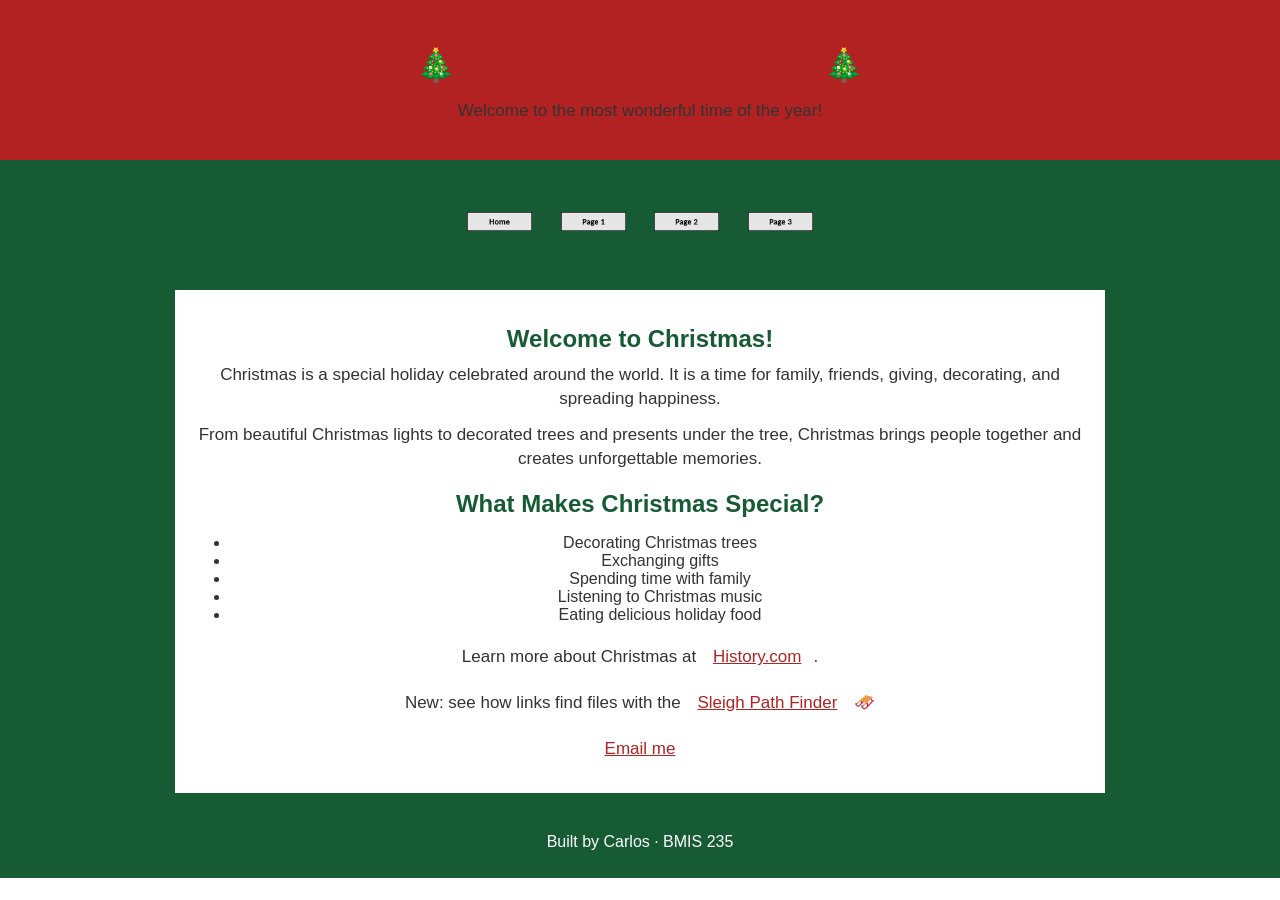
<file: index.html>
<!DOCTYPE html>
<html>
<head>
    <title>Christmas Wonderland</title>
    <meta name="author" content="Your Name">
    <link rel="stylesheet" href="styles.css">
</head>

<body>

<header>
    <h1>🎄 Christmas Wonderland 🎄</h1>
    <p>Welcome to the most wonderful time of the year!</p>
</header>

<nav>
   
<nav>
    <a href="index.html">
        <img src="img/home.png" alt="Home">
    </a>

    <a href="page1.html">
        <img src="img/page1.png" alt="Christmas Traditions">
    </a>

    <a href="page2.html">
        <img src="img/page2.png" alt="Christmas Foods">
    </a>

    <a href="page3.html">
        <img src="img/page3.png" alt="Christmas Music">
    </a>
</nav>


<main>
    <h2>Welcome to Christmas!</h2>

    <p>
        Christmas is a special holiday celebrated around
        the world. It is a time for family, friends, giving,
        decorating, and spreading happiness.
    </p>

    <p>
        From beautiful Christmas lights to decorated trees
        and presents under the tree, Christmas brings
        people together and creates unforgettable memories.
    </p>

    <h2>What Makes Christmas Special?</h2>

    <ul>
        <li>Decorating Christmas trees</li>
        <li>Exchanging gifts</li>
        <li>Spending time with family</li>
        <li>Listening to Christmas music</li>
        <li>Eating delicious holiday food</li>
    </ul>

    <div class="showcase">
    </div>

    <p>
        Learn more about Christmas at
        <a href="https://www.history.com/topics/christmas">
        History.com</a>.
    </p>

    <p>
        New: see how links find files with the
        <a href="learn.html">Sleigh Path Finder</a> 🛷
    </p>

    <p>
     <a href="mailto:cmurillomurillopavon@zagmail.gonzaga.edu">
    Email me
</a>   
     
    </p>
</main>

<footer>
    Built by Carlos · BMIS 235
</footer>

</body>
</html>
</file>
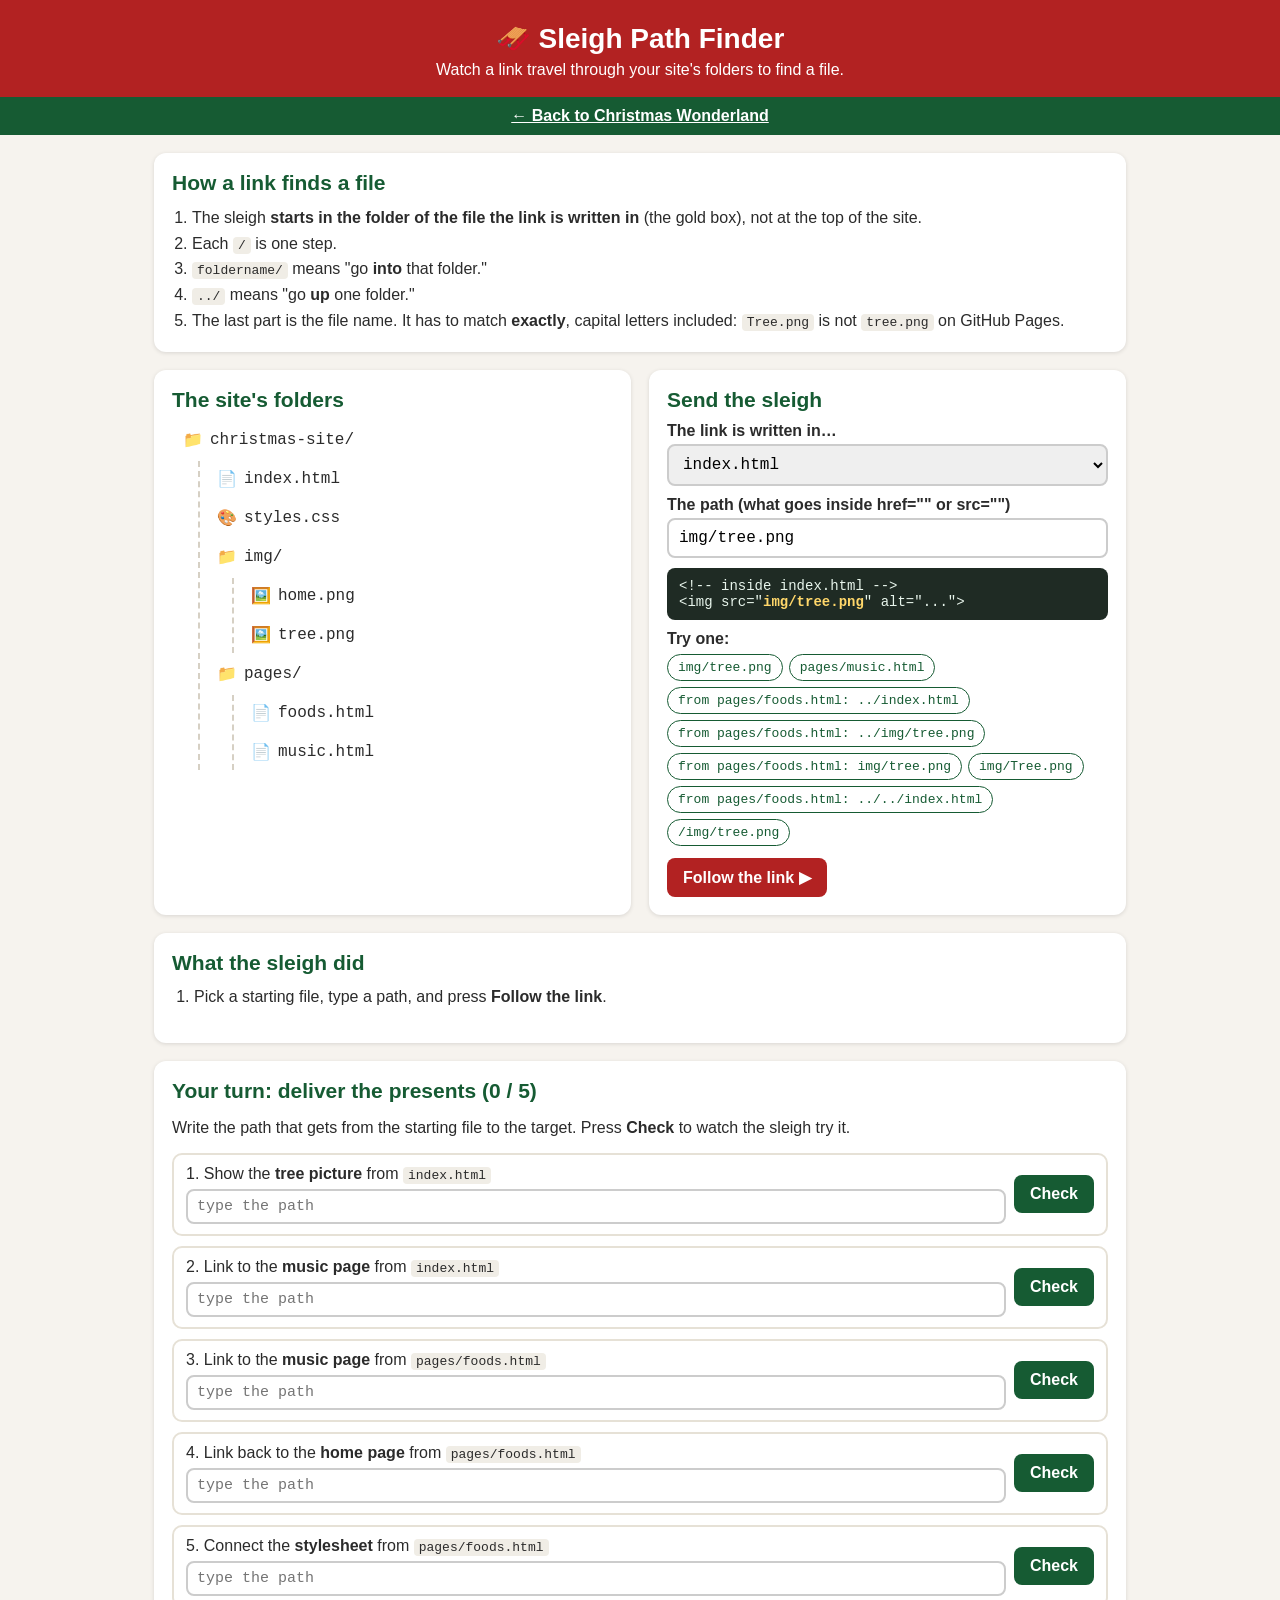
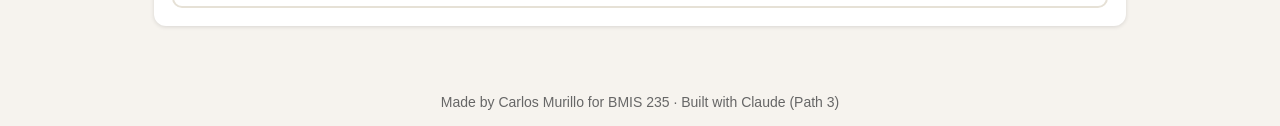
<file: learn.html>
<!DOCTYPE html>
<!--
  Author: Carlos Murillo
  BMIS 235 HTML-4, Path 3 (Full build)
  AI piece: "Sleigh Path Finder" learning tool (made with Claude).
  Teaches links and file paths: you pick the file a link is written in,
  type the href or src, and a sleigh walks the path one step at a time
  through the site's folders. It shows where the path works and where it breaks.
-->
<html lang="en">
<head>
  <meta charset="utf-8">
  <meta name="viewport" content="width=device-width, initial-scale=1">
  <meta name="author" content="Carlos Murillo">
  <title>Sleigh Path Finder · How links find files</title>
  <style>
    .pf, .pf * { box-sizing: border-box; }
    body.pf {
      margin: 0;
      font-family: Arial, sans-serif;
      color: #2b2b2b;
      background: #f6f3ee;
    }
    .pf-header {
      background: #b22222;
      color: #fff;
      text-align: center;
      padding: 22px 16px 18px;
    }
    .pf-header h1 { margin: 0 0 6px; font-size: 28px; }
    .pf-header p { margin: 0; font-size: 16px; }
    .pf-nav {
      background: #165b33;
      text-align: center;
      padding: 10px;
    }
    .pf-nav a { color: #fff; font-weight: bold; margin: 0 10px; }
    .pf-wrap { max-width: 1000px; margin: 0 auto; padding: 18px 14px 40px; }
    .pf-card {
      background: #fff;
      border-radius: 12px;
      padding: 18px;
      margin-bottom: 18px;
      box-shadow: 0 1px 4px rgba(0,0,0,.12);
    }
    .pf-card h2 { color: #165b33; margin: 0 0 10px; font-size: 21px; }
    .pf-rules { margin: 0; padding-left: 20px; line-height: 1.6; }
    .pf-rules code, .pf-log code, .pf-hint code, .pf-chal code {
      background: #f0ede6; padding: 1px 5px; border-radius: 4px;
    }
    .pf-grid { display: grid; grid-template-columns: 1fr 1fr; gap: 18px; }
    @media (max-width: 760px) { .pf-grid { grid-template-columns: 1fr; } }

    /* folder tree */
    .pf-tree { position: relative; font-family: Consolas, Menlo, monospace; font-size: 16px; }
    .pf-node {
      display: flex; align-items: center; gap: 6px;
      padding: 6px 8px; margin: 3px 0; border-radius: 8px;
      border: 2px solid transparent;
      transition: background .3s, border-color .3s;
    }
    .pf-node .pf-ic { width: 22px; text-align: center; }
    .pf-kids { margin-left: 26px; border-left: 2px dashed #d6d0c4; padding-left: 6px; }
    .pf-node.is-start { border-color: #c9a227; background: #fff8dc; }
    .pf-node.is-here { background: #e3f1e8; border-color: #165b33; }
    .pf-node.is-found { background: #d4f5dc; border-color: #1f8a3a; }
    .pf-node.is-bad { background: #fde2e2; border-color: #b22222; }
    .pf-sleigh {
      position: absolute; left: 0; top: 0;
      font-size: 22px; pointer-events: none;
      transition: transform .7s ease-in-out, opacity .3s;
      opacity: 0;
    }
    @media (prefers-reduced-motion: reduce) {
      .pf-sleigh, .pf-node { transition: none; }
    }

    /* controls */
    .pf-label { display: block; font-weight: bold; margin: 10px 0 4px; }
    .pf-select, .pf-input {
      width: 100%; font-size: 16px; padding: 9px 10px;
      border: 2px solid #ccc; border-radius: 8px; font-family: Consolas, Menlo, monospace;
    }
    .pf-input:focus, .pf-select:focus { outline: none; border-color: #165b33; }
    .pf-code {
      margin-top: 10px; background: #1f2b24; color: #e8f5ec;
      padding: 10px 12px; border-radius: 8px;
      font-family: Consolas, Menlo, monospace; font-size: 14px; overflow-x: auto;
      white-space: pre;
    }
    .pf-code .pf-hl { color: #ffd76a; font-weight: bold; }
    .pf-btn {
      font-size: 16px; font-weight: bold; cursor: pointer;
      border: none; border-radius: 8px; padding: 10px 16px; margin-top: 12px;
      background: #b22222; color: #fff;
    }
    .pf-btn:hover { background: #8f1b1b; }
    .pf-btn.pf-alt { background: #165b33; }
    .pf-btn.pf-alt:hover { background: #0f4225; }
    .pf-presets { display: flex; flex-wrap: wrap; gap: 6px; margin-top: 6px; }
    .pf-chip {
      font-size: 13px; cursor: pointer; border-radius: 999px;
      border: 1px solid #165b33; background: #fff; color: #165b33; padding: 5px 10px;
      font-family: Consolas, Menlo, monospace;
    }
    .pf-chip:hover { background: #e3f1e8; }

    /* step log */
    .pf-log { margin: 0; padding-left: 22px; line-height: 1.55; min-height: 40px; }
    .pf-log li { margin-bottom: 6px; }
    .pf-log li.ok { color: #1f6b33; }
    .pf-log li.bad { color: #a11d1d; font-weight: bold; }
    .pf-hint {
      margin-top: 10px; padding: 10px 12px; border-radius: 8px;
      background: #fff8dc; border-left: 5px solid #c9a227; display: none;
    }

    /* challenges */
    .pf-chal { display: grid; gap: 10px; }
    .pf-ch {
      border: 2px solid #e6e1d6; border-radius: 10px; padding: 10px 12px;
      display: grid; grid-template-columns: 1fr auto; gap: 8px; align-items: center;
    }
    .pf-ch.done { border-color: #1f8a3a; background: #f0fbf2; }
    .pf-ch p { margin: 0 0 6px; }
    .pf-ch .pf-input { font-size: 15px; padding: 7px 9px; }
    .pf-ch .pf-btn { margin-top: 0; }
    .pf-score { font-weight: bold; color: #165b33; }
    .pf-footer { text-align: center; color: #666; font-size: 14px; padding: 10px; }
  </style>
</head>
<body class="pf">

<header class="pf-header">
  <h1>🛷 Sleigh Path Finder</h1>
  <p>Watch a link travel through your site's folders to find a file.</p>
</header>

<nav class="pf-nav">
  <a href="index.html">← Back to Christmas Wonderland</a>
</nav>

<div class="pf-wrap">

  <section class="pf-card">
    <h2>How a link finds a file</h2>
    <ol class="pf-rules">
      <li>The sleigh <strong>starts in the folder of the file the link is written in</strong> (the gold box), not at the top of the site.</li>
      <li>Each <code>/</code> is one step.</li>
      <li><code>foldername/</code> means "go <strong>into</strong> that folder."</li>
      <li><code>../</code> means "go <strong>up</strong> one folder."</li>
      <li>The last part is the file name. It has to match <strong>exactly</strong>, capital letters included: <code>Tree.png</code> is not <code>tree.png</code> on GitHub Pages.</li>
    </ol>
  </section>

  <div class="pf-grid">
    <section class="pf-card">
      <h2>The site's folders</h2>
      <div class="pf-tree" id="pfTree">
        <span class="pf-sleigh" id="pfSleigh" aria-hidden="true">🛷</span>
      </div>
    </section>

    <section class="pf-card">
      <h2>Send the sleigh</h2>
      <label class="pf-label" for="pfFrom">The link is written in…</label>
      <select class="pf-select" id="pfFrom"></select>

      <label class="pf-label" for="pfHref">The path (what goes inside href="" or src="")</label>
      <input class="pf-input" id="pfHref" value="img/tree.png" autocomplete="off" spellcheck="false">

      <div class="pf-code" id="pfCode"></div>

      <span class="pf-label">Try one:</span>
      <div class="pf-presets" id="pfPresets"></div>

      <button class="pf-btn" id="pfGo" type="button">Follow the link ▶</button>
    </section>
  </div>

  <section class="pf-card">
    <h2>What the sleigh did</h2>
    <ol class="pf-log" id="pfLog" aria-live="polite">
      <li>Pick a starting file, type a path, and press <strong>Follow the link</strong>.</li>
    </ol>
    <div class="pf-hint" id="pfHint"></div>
  </section>

  <section class="pf-card">
    <h2>Your turn: deliver the presents <span class="pf-score" id="pfScore"></span></h2>
    <p>Write the path that gets from the starting file to the target. Press <strong>Check</strong> to watch the sleigh try it.</p>
    <div class="pf-chal" id="pfChal"></div>
  </section>

</div>

<footer class="pf-footer">
  Made by Carlos Murillo for BMIS 235 · Built with Claude (Path 3)
</footer>

<script>
/* ---------- the pretend site ---------- */
var PF_SITE = {
  name: "christmas-site", type: "folder", children: [
    { name: "index.html", type: "file" },
    { name: "styles.css", type: "file" },
    { name: "img", type: "folder", children: [
      { name: "home.png", type: "file" },
      { name: "tree.png", type: "file" }
    ]},
    { name: "pages", type: "folder", children: [
      { name: "foods.html", type: "file" },
      { name: "music.html", type: "file" }
    ]}
  ]
};

/* ---------- path logic (no page elements used here) ---------- */
function pfFind(path) {
  // path is an array of names from the site folder, e.g. ["img","tree.png"]
  var node = PF_SITE;
  for (var i = 0; i < path.length; i++) {
    if (!node.children) return null;
    var next = null;
    for (var j = 0; j < node.children.length; j++) {
      if (node.children[j].name === path[i]) next = node.children[j];
    }
    if (!next) return null;
    node = next;
  }
  return node;
}
function pfKey(path) { return "/" + path.join("/"); }
function pfChildCaseless(folderPath, name) {
  var folder = pfFind(folderPath);
  if (!folder || !folder.children) return null;
  for (var j = 0; j < folder.children.length; j++) {
    if (folder.children[j].name.toLowerCase() === name.toLowerCase()) return folder.children[j];
  }
  return null;
}
function pfAllFiles(node, path, out) {
  node = node || PF_SITE; path = path || []; out = out || [];
  (node.children || []).forEach(function (c) {
    var p = path.concat(c.name);
    if (c.type === "file") out.push(p); else pfAllFiles(c, p, out);
  });
  return out;
}
function pfRelative(fromDir, target) {
  // shortest relative path from folder fromDir to file target
  var i = 0;
  while (i < fromDir.length && i < target.length - 1 && fromDir[i] === target[i]) i++;
  var ups = [];
  for (var k = i; k < fromDir.length; k++) ups.push("..");
  return ups.concat(target.slice(i)).join("/");
}

/* Walks the path and returns the steps, the result, and a hint. */
function pfWalk(fromFile, href) {
  var dir = fromFile.slice(0, -1);
  var steps = [];
  var raw = href.trim();
  var startName = fromFile.join("/");
  steps.push({ at: dir.slice(), msg: "Start in the folder that holds <code>" + startName + "</code>: <code>" + (dir.length ? dir.join("/") + "/" : "christmas-site/ (the top)") + "</code>." });

  if (raw === "") {
    return { steps: steps, ok: false, end: dir, hint: "The path is empty. Type a file name, like <code>index.html</code>." };
  }
  if (/^https?:\/\//i.test(raw)) {
    steps.push({ at: dir.slice(), msg: "This path starts with <code>http</code>, so it's a full web address. The browser goes straight to that site and doesn't walk your folders.", kind: "ok" });
    return { steps: steps, ok: true, external: true, end: dir, hint: "Full addresses are for <strong>other</strong> websites. For your own pages and pictures, use a relative path like <code>img/tree.png</code>." };
  }
  if (raw.indexOf("\\") !== -1) {
    steps.push({ at: dir.slice(), msg: "This path uses a backslash <code>\\</code>. Web paths only use forward slashes <code>/</code>.", kind: "bad" });
    return { steps: steps, ok: false, end: dir, hint: "Try <code>" + raw.replace(/\\/g, "/") + "</code>." };
  }
  if (raw.charAt(0) === "/") {
    steps.push({ at: [], msg: "The path starts with <code>/</code>, which means \"jump to the very top of the web address.\" On GitHub Pages your site lives inside a folder named after your repo, so this jumps <strong>out</strong> of your site.", kind: "bad" });
    return { steps: steps, ok: false, end: [], hint: "Drop the first <code>/</code> and write the path starting from the gold box. Relative paths work on every host." };
  }

  var parts = raw.split("/");
  for (var i = 0; i < parts.length; i++) {
    var part = parts[i];
    var last = i === parts.length - 1;
    if (part === "" && last) {
      // trailing slash: the browser looks for index.html in this folder
      var idx = dir.concat("index.html");
      if (pfFind(idx)) {
        steps.push({ at: idx, msg: "The path ends in <code>/</code>, so the browser looks for <code>index.html</code> in this folder, and finds it.", kind: "ok" });
        return { steps: steps, ok: true, end: idx };
      }
      steps.push({ at: dir.slice(), msg: "The path ends in <code>/</code>, so the browser looks for an <code>index.html</code> here. There isn't one.", kind: "bad" });
      return { steps: steps, ok: false, end: dir, hint: "Add the file name at the end of the path." };
    }
    if (part === "" || part === ".") {
      steps.push({ at: dir.slice(), msg: (part === "." ? "<code>./</code> means \"this folder\", so the sleigh stays put." : "Two slashes in a row: the sleigh stays put. It's harmless here, but it's a typo.") });
      continue;
    }
    if (part === "..") {
      if (dir.length === 0) {
        steps.push({ at: [], msg: "<code>../</code> says go up, but the sleigh is already at the top of the site. Going up from here leaves your site.", kind: "bad" });
        return { steps: steps, ok: false, end: [], hint: "There's one <code>../</code> too many. Remove one." };
      }
      dir = dir.slice(0, -1);
      steps.push({ at: dir.slice(), msg: "<code>../</code>: go up one folder, to <code>" + (dir.length ? dir.join("/") + "/" : "christmas-site/ (the top)") + "</code>." });
      continue;
    }
    var here = dir.concat(part);
    var node = pfFind(here);
    if (!last) {
      if (node && node.type === "folder") {
        dir = here;
        steps.push({ at: dir.slice(), msg: "<code>" + part + "/</code>: go into the <code>" + part + "</code> folder." });
        continue;
      }
      var near = pfChildCaseless(dir, part);
      steps.push({ at: dir.slice(), msg: "Look for a folder named <code>" + part + "</code> here. It isn't here.", kind: "bad" });
      return { steps: steps, ok: false, end: dir, hint: near && near.type === "folder"
        ? "Close: the folder is <code>" + near.name + "</code>. Capital letters count."
        : pfSuggestFolder(part, parts.slice(i + 1), fromFile) };
    }
    // last part = the file name
    if (node && node.type === "file") {
      steps.push({ at: here, msg: "Find <code>" + part + "</code> here. Found it! 🎁", kind: "ok" });
      return { steps: steps, ok: true, end: here };
    }
    if (node && node.type === "folder") {
      steps.push({ at: here, msg: "<code>" + part + "</code> is a folder, not a file.", kind: "bad" });
      return { steps: steps, ok: false, end: here, hint: "Add a slash and the file name, like <code>" + raw + "/" + (node.children[0] ? node.children[0].name : "file.html") + "</code>." };
    }
    var close = pfChildCaseless(dir, part);
    steps.push({ at: dir.slice(), msg: "Look for <code>" + part + "</code> here. It isn't here, so the browser shows a broken image or a 404 page.", kind: "bad" });
    return { steps: steps, ok: false, end: dir, hint: close
      ? "Close: the file is called <code>" + close.name + "</code>. Capital letters count."
      : pfSuggest(dir, part, fromFile) };
  }
  return { steps: steps, ok: false, end: dir, hint: "The path doesn't end with a file name." };
}
function pfAllFolders(node, path, out) {
  node = node || PF_SITE; path = path || []; out = out || [];
  (node.children || []).forEach(function (c) {
    if (c.type === "folder") { var p = path.concat(c.name); out.push(p); pfAllFolders(c, p, out); }
  });
  return out;
}
function pfSuggestFolder(name, rest, fromFile) {
  var folders = pfAllFolders();
  for (var i = 0; i < folders.length; i++) {
    var f = folders[i];
    if (f[f.length - 1].toLowerCase() !== name.toLowerCase()) continue;
    var where = f.length > 1 ? "<code>" + f.slice(0, -1).join("/") + "/</code>" : "the top folder";
    var target = f.concat(rest);
    var msg = "There is a folder named <code>" + f[f.length - 1] + "/</code>, but it's in " + where + ", not in the gold box's folder.";
    if (pfFind(target) && pfFind(target).type === "file") {
      msg += " From the gold box, the path is <code>" + pfRelative(fromFile.slice(0, -1), target) + "</code>.";
    }
    return msg;
  }
  return "Nothing in this site has that folder name. Check the spelling against the folder tree.";
}
function pfSuggest(dir, name, fromFile) {
  var files = pfAllFiles();
  for (var i = 0; i < files.length; i++) {
    if (files[i][files[i].length - 1].toLowerCase() === name.toLowerCase()) {
      var rel = pfRelative(fromFile.slice(0, -1), files[i]);
      return "There is a <code>" + files[i][files[i].length - 1] + "</code> in <code>" +
        (files[i].length > 1 ? files[i].slice(0, -1).join("/") + "/" : "the top folder") +
        "</code>. From the gold box, the path to it is <code>" + rel + "</code>.";
    }
  }
  return "Nothing in this site has that name. Check the spelling against the folder tree.";
}
/* ---------- end path logic ---------- */

(function () {
  if (typeof document === "undefined") return;
  var tree = document.getElementById("pfTree");
  var sleigh = document.getElementById("pfSleigh");
  var fromSel = document.getElementById("pfFrom");
  var hrefIn = document.getElementById("pfHref");
  var codeBox = document.getElementById("pfCode");
  var log = document.getElementById("pfLog");
  var hint = document.getElementById("pfHint");
  var nodes = {};
  var timers = [];

  function icon(n) {
    if (n.type === "folder") return "📁";
    if (/\.png$/.test(n.name)) return "🖼️";
    if (/\.css$/.test(n.name)) return "🎨";
    return "📄";
  }
  function build(node, path, parent) {
    var row = document.createElement("div");
    row.className = "pf-node";
    row.innerHTML = '<span class="pf-ic">' + icon(node) + '</span><span>' + node.name + (node.type === "folder" ? "/" : "") + "</span>";
    parent.appendChild(row);
    nodes[pfKey(path)] = row;
    if (node.children) {
      var kids = document.createElement("div");
      kids.className = "pf-kids";
      parent.appendChild(kids);
      node.children.forEach(function (c) { build(c, path.concat(c.name), kids); });
    }
  }
  build(PF_SITE, [], tree);

  pfAllFiles().filter(function (p) { return /\.html$/.test(p[p.length - 1]); }).forEach(function (p) {
    var o = document.createElement("option");
    o.value = p.join("/");
    o.textContent = p.join("/");
    fromSel.appendChild(o);
  });

  function esc(s) { return s.replace(/&/g, "&amp;").replace(/</g, "&lt;").replace(/>/g, "&gt;"); }
  function showCode() {
    var h = esc(hrefIn.value);
    var v = hrefIn.value.trim().toLowerCase();
    var line;
    if (/\.(png|jpe?g|gif|svg|webp)$/.test(v)) line = '&lt;img src="<span class="pf-hl">' + h + '</span>" alt="..."&gt;';
    else if (/\.css$/.test(v)) line = '&lt;link rel="stylesheet" href="<span class="pf-hl">' + h + '</span>"&gt;';
    else line = '&lt;a href="<span class="pf-hl">' + h + '</span>"&gt;...&lt;/a&gt;';
    codeBox.innerHTML = "&lt;!-- inside " + esc(fromSel.value) + " --&gt;\n" + line;
  }

  function clearMarks() {
    timers.forEach(clearTimeout); timers = [];
    Object.keys(nodes).forEach(function (k) { nodes[k].classList.remove("is-start", "is-here", "is-found", "is-bad"); });
  }
  function moveSleigh(path) {
    var row = nodes[pfKey(path)];
    if (!row) return;
    var t = tree.getBoundingClientRect(), r = row.getBoundingClientRect();
    var x = r.right - t.left - 34, y = r.top - t.top + (r.height - 26) / 2;
    sleigh.style.opacity = "1";
    sleigh.style.transform = "translate(" + x + "px," + y + "px)";
  }
  function mark(path, cls) {
    Object.keys(nodes).forEach(function (k) { nodes[k].classList.remove("is-here"); });
    var row = nodes[pfKey(path)];
    if (row) row.classList.add(cls);
  }

  // Runs the animation. done(result) is called at the end.
  function run(fromPath, href, done) {
    clearMarks();
    var fromFile = fromPath.split("/");
    var res = pfWalk(fromFile, href);
    nodes[pfKey(fromFile)].classList.add("is-start");
    log.innerHTML = "";
    hint.style.display = "none";
    var reduce = window.matchMedia && window.matchMedia("(prefers-reduced-motion: reduce)").matches;
    var gap = reduce ? 150 : 950;
    res.steps.forEach(function (s, i) {
      timers.push(setTimeout(function () {
        moveSleigh(s.at);
        var isLast = i === res.steps.length - 1;
        mark(s.at, isLast ? (res.ok ? (res.external ? "is-here" : "is-found") : "is-bad") : "is-here");
        var li = document.createElement("li");
        if (s.kind) li.className = s.kind;
        li.innerHTML = s.msg;
        log.appendChild(li);
        if (isLast) {
          if (res.hint) { hint.innerHTML = "💡 " + res.hint; hint.style.display = "block"; }
          if (done) done(res);
        }
      }, i * gap));
    });
  }

  var presets = [
    ["index.html", "img/tree.png"],
    ["index.html", "pages/music.html"],
    ["pages/foods.html", "../index.html"],
    ["pages/foods.html", "../img/tree.png"],
    ["pages/foods.html", "img/tree.png"],
    ["index.html", "img/Tree.png"],
    ["pages/foods.html", "../../index.html"],
    ["index.html", "/img/tree.png"]
  ];
  var pbox = document.getElementById("pfPresets");
  presets.forEach(function (p) {
    var b = document.createElement("button");
    b.type = "button";
    b.className = "pf-chip";
    b.textContent = (p[0] === "index.html" ? "" : "from " + p[0] + ": ") + p[1];
    b.addEventListener("click", function () {
      fromSel.value = p[0]; hrefIn.value = p[1]; showCode(); run(p[0], p[1]);
    });
    pbox.appendChild(b);
  });

  fromSel.addEventListener("change", showCode);
  hrefIn.addEventListener("input", showCode);
  hrefIn.addEventListener("keydown", function (e) { if (e.key === "Enter") run(fromSel.value, hrefIn.value); });
  document.getElementById("pfGo").addEventListener("click", function () { run(fromSel.value, hrefIn.value); });
  showCode();

  /* challenges */
  var chals = [
    { from: "index.html", to: "img/tree.png", what: "Show the <strong>tree picture</strong>" },
    { from: "index.html", to: "pages/music.html", what: "Link to the <strong>music page</strong>" },
    { from: "pages/foods.html", to: "pages/music.html", what: "Link to the <strong>music page</strong>" },
    { from: "pages/foods.html", to: "index.html", what: "Link back to the <strong>home page</strong>" },
    { from: "pages/foods.html", to: "styles.css", what: "Connect the <strong>stylesheet</strong>" }
  ];
  var solved = {};
  var cbox = document.getElementById("pfChal");
  var score = document.getElementById("pfScore");
  function updateScore() { score.textContent = "(" + Object.keys(solved).length + " / " + chals.length + ")"; }
  chals.forEach(function (c, i) {
    var box = document.createElement("div");
    box.className = "pf-ch";
    box.innerHTML = '<div><p>' + (i + 1) + ". " + c.what + " from <code>" + c.from + "</code></p>" +
      '<input class="pf-input" aria-label="Path for challenge ' + (i + 1) + '" autocomplete="off" spellcheck="false" placeholder="type the path"></div>' +
      '<button class="pf-btn pf-alt" type="button">Check</button>';
    cbox.appendChild(box);
    var inp = box.querySelector("input");
    function check() {
      fromSel.value = c.from; hrefIn.value = inp.value; showCode();
      tree.scrollIntoView({ behavior: "smooth", block: "nearest" });
      run(c.from, inp.value, function (res) {
        var hit = res.ok && pfKey(res.end) === "/" + c.to;
        var li = document.createElement("li");
        if (hit) {
          li.className = "ok"; li.innerHTML = "Delivered to the right place! 🎉";
          solved[i] = true; box.classList.add("done");
        } else if (res.ok) {
          li.className = "bad"; li.innerHTML = "The link works, but it lands on the wrong file. The target is <code>" + c.to + "</code>.";
        } else {
          li.className = "bad"; li.innerHTML = "Not delivered yet. Read the steps above, fix the path, and try again.";
        }
        log.appendChild(li);
        updateScore();
      });
    }
    box.querySelector("button").addEventListener("click", check);
    inp.addEventListener("keydown", function (e) { if (e.key === "Enter") check(); });
  });
  updateScore();

  window.addEventListener("resize", function () {
    var cur = tree.querySelector(".is-found, .is-bad, .is-here");
    if (!cur) return;
    Object.keys(nodes).forEach(function (k) { if (nodes[k] === cur) moveSleigh(k === "/" ? [] : k.slice(1).split("/")); });
  });
})();
</script>
</body>
</html>
</file>
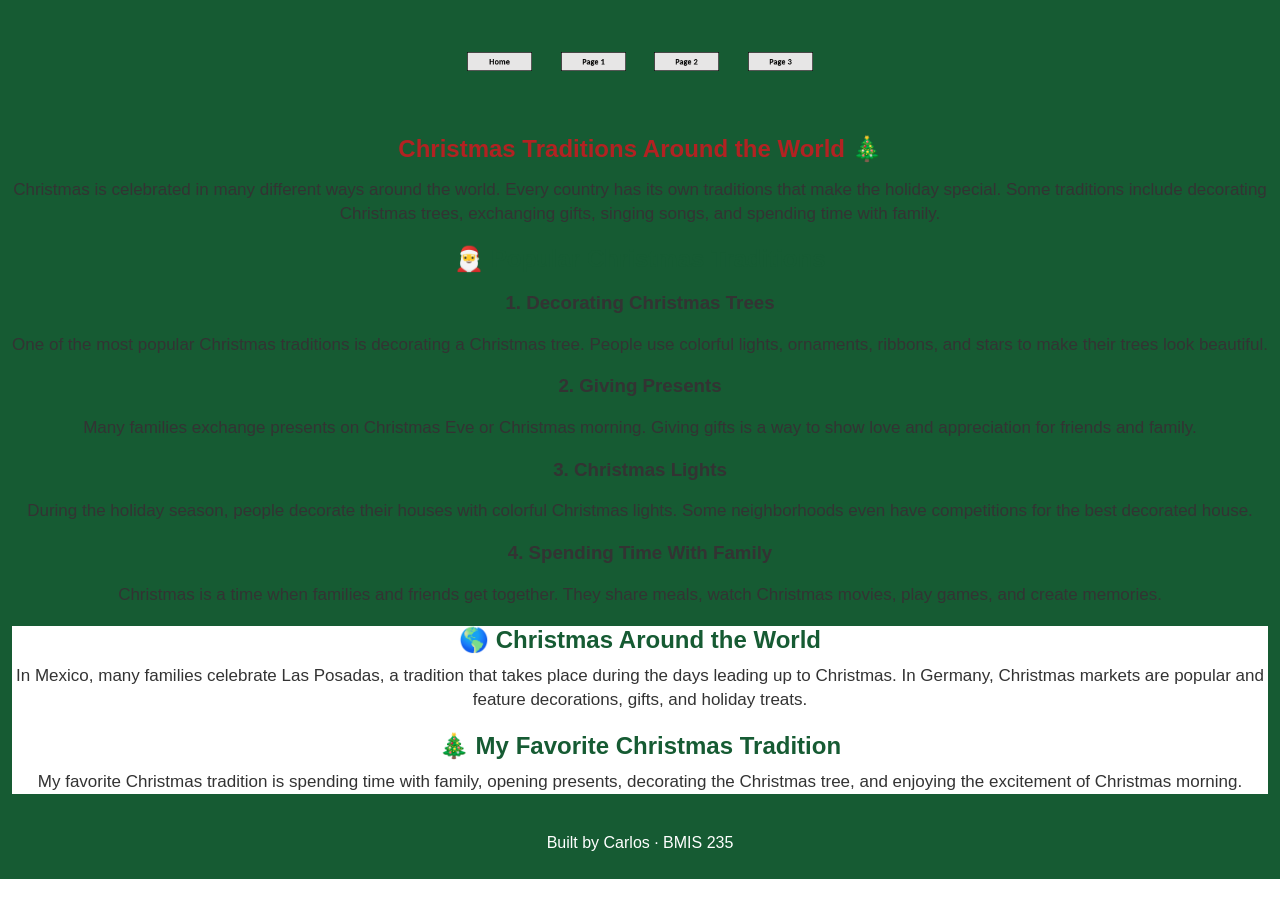
<file: page1.html>
<!DOCTYPE html>
<!--
  Author: Carlos
  GU username: Cmurillopavon
  Course: BMIS 235 - HTML-3
-->
<html lang="en">

<head>
<meta charset="utf-8">
<meta name="author" content="YOUR NAME">
<title>Christmas Traditions</title>

<link rel="stylesheet" href="styles.css">
</head>

<body>

<!-- Navigation Menu -->
<nav>
   <nav>
    <a href="index.html">
        <img src="img/home.png" alt="Home">
    </a>

    <a href="page1.html">
        <img src="img/page1.png" alt="Christmas Traditions">
    </a>

    <a href="page2.html">
        <img src="img/page2.png" alt="Christmas Foods">
    </a>

    <a href="page3.html">
        <img src="img/page3.png" alt="Christmas Music">
    </a>
</nav>

<!-- Main Content -->
<h1>Christmas Traditions Around the World 🎄</h1>

<p>
Christmas is celebrated in many different ways around the world.
Every country has its own traditions that make the holiday special.
Some traditions include decorating Christmas trees, exchanging gifts,
singing songs, and spending time with family.
</p>

<h2>🎅 Popular Christmas Traditions</h2>

<h3>1. Decorating Christmas Trees</h3>

<p>
One of the most popular Christmas traditions is decorating a Christmas tree.
People use colorful lights, ornaments, ribbons, and stars to make their
trees look beautiful.
</p>

<h3>2. Giving Presents</h3>

<p>
Many families exchange presents on Christmas Eve or Christmas morning.
Giving gifts is a way to show love and appreciation for friends and family.
</p>

<h3>3. Christmas Lights</h3>

<p>
During the holiday season, people decorate their houses with colorful
Christmas lights. Some neighborhoods even have competitions for the
best decorated house.
</p>

<h3>4. Spending Time With Family</h3>

<p>
Christmas is a time when families and friends get together.
They share meals, watch Christmas movies, play games, and create memories.
</p>

<!-- Christmas Fun Fact -->
<div class="showcase">

<h2>🌎 Christmas Around the World</h2>

<p>
In Mexico, many families celebrate Las Posadas, a tradition that takes
place during the days leading up to Christmas. In Germany, Christmas
markets are popular and feature decorations, gifts, and holiday treats.
</p>

<h2>🎄 My Favorite Christmas Tradition</h2>

<p>
My favorite Christmas tradition is spending time with family,
opening presents, decorating the Christmas tree, and enjoying
the excitement of Christmas morning.
</p>

</div>

<!-- Footer -->
<footer>
Built by Carlos &middot; BMIS 235
</footer>

</body>
</html>
</file>
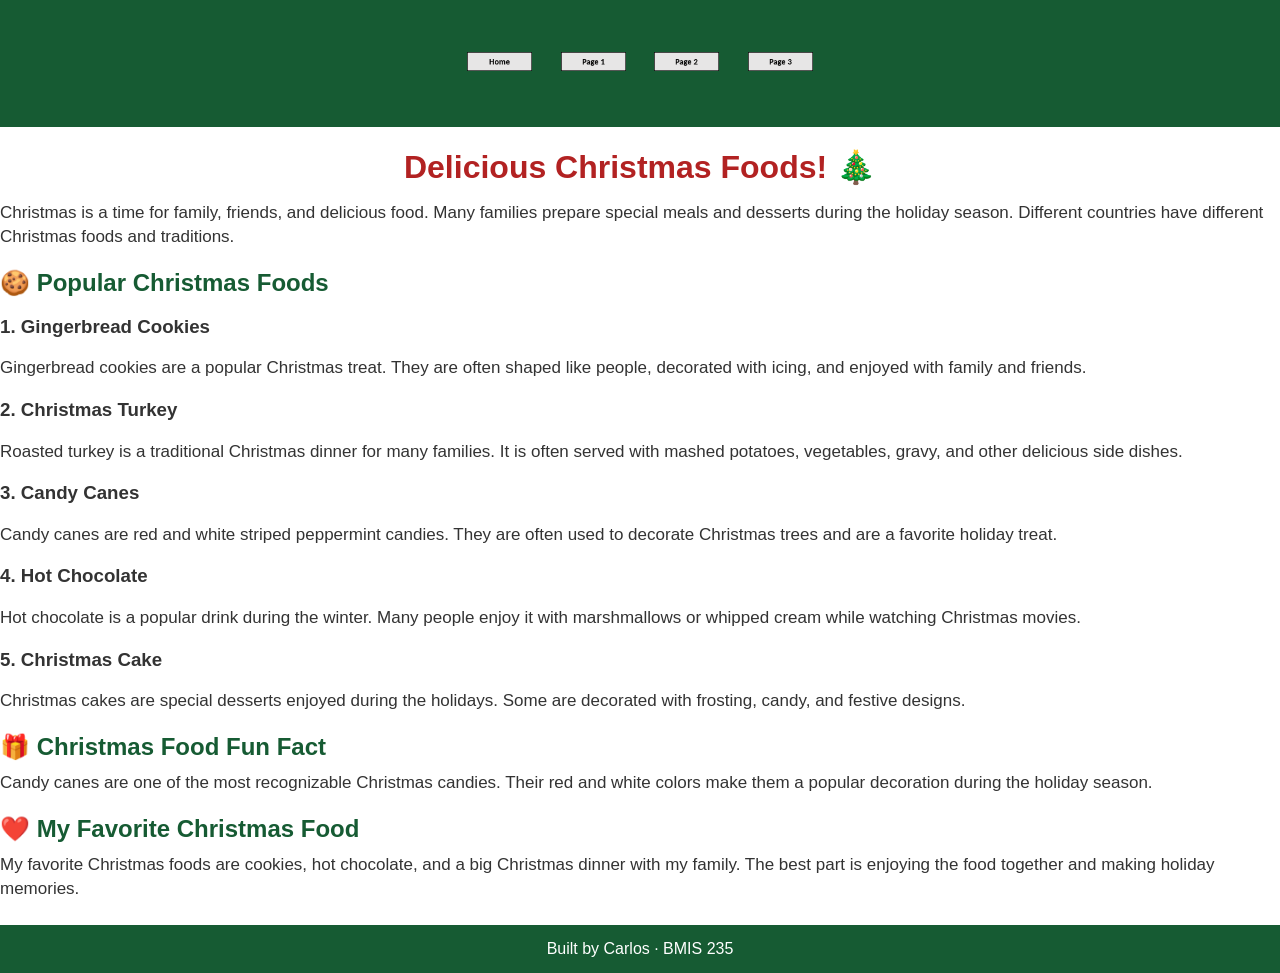
<file: page2.html>
<!DOCTYPE html>
<!--
  Author: Carlos
  GU username: cmurillopavon
  Course: BMIS 235 - HTML-3
-->
<html lang="en">

<head>
<meta charset="utf-8">
<meta name="author" content="YOUR NAME">
<title>Christmas Foods</title>

<link rel="stylesheet" href="styles.css">
</head>

<body>

<!-- Navigation Menu -->
<nav>
   <nav>
    <a href="index.html">
        <img src="img/home.png" alt="Home">
    </a>

    <a href="page1.html">
        <img src="img/page1.png" alt="Christmas Traditions">
    </a>

    <a href="page2.html">
        <img src="img/page2.png" alt="Christmas Foods">
    </a>

    <a href="page3.html">
        <img src="img/page3.png" alt="Christmas Music">
    </a>
</nav>
</nav>

<!-- Main Content -->
<h1>Delicious Christmas Foods! 🎄</h1>

<p>
Christmas is a time for family, friends, and delicious food.
Many families prepare special meals and desserts during the
holiday season. Different countries have different Christmas
foods and traditions.
</p>

<h2>🍪 Popular Christmas Foods</h2>

<h3>1. Gingerbread Cookies</h3>

<p>
Gingerbread cookies are a popular Christmas treat.
They are often shaped like people, decorated with icing,
and enjoyed with family and friends.
</p>

<h3>2. Christmas Turkey</h3>

<p>
Roasted turkey is a traditional Christmas dinner for many families.
It is often served with mashed potatoes, vegetables, gravy,
and other delicious side dishes.
</p>

<h3>3. Candy Canes</h3>

<p>
Candy canes are red and white striped peppermint candies.
They are often used to decorate Christmas trees and are
a favorite holiday treat.
</p>

<h3>4. Hot Chocolate</h3>

<p>
Hot chocolate is a popular drink during the winter.
Many people enjoy it with marshmallows or whipped cream
while watching Christmas movies.
</p>

<h3>5. Christmas Cake</h3>

<p>
Christmas cakes are special desserts enjoyed during the holidays.
Some are decorated with frosting, candy, and festive designs.
</p>

<!-- Christmas Food Showcase -->
<div class="showcase">

<h2>🎁 Christmas Food Fun Fact</h2>

<p>
Candy canes are one of the most recognizable Christmas candies.
Their red and white colors make them a popular decoration
during the holiday season.
</p>

<h2>❤️ My Favorite Christmas Food</h2>

<p>
My favorite Christmas foods are cookies, hot chocolate,
and a big Christmas dinner with my family.
The best part is enjoying the food together and making
holiday memories.
</p>

</div>

<!-- Footer -->
<footer>
Built by Carlos &middot; BMIS 235
</footer>

</body>
</html>
</file>
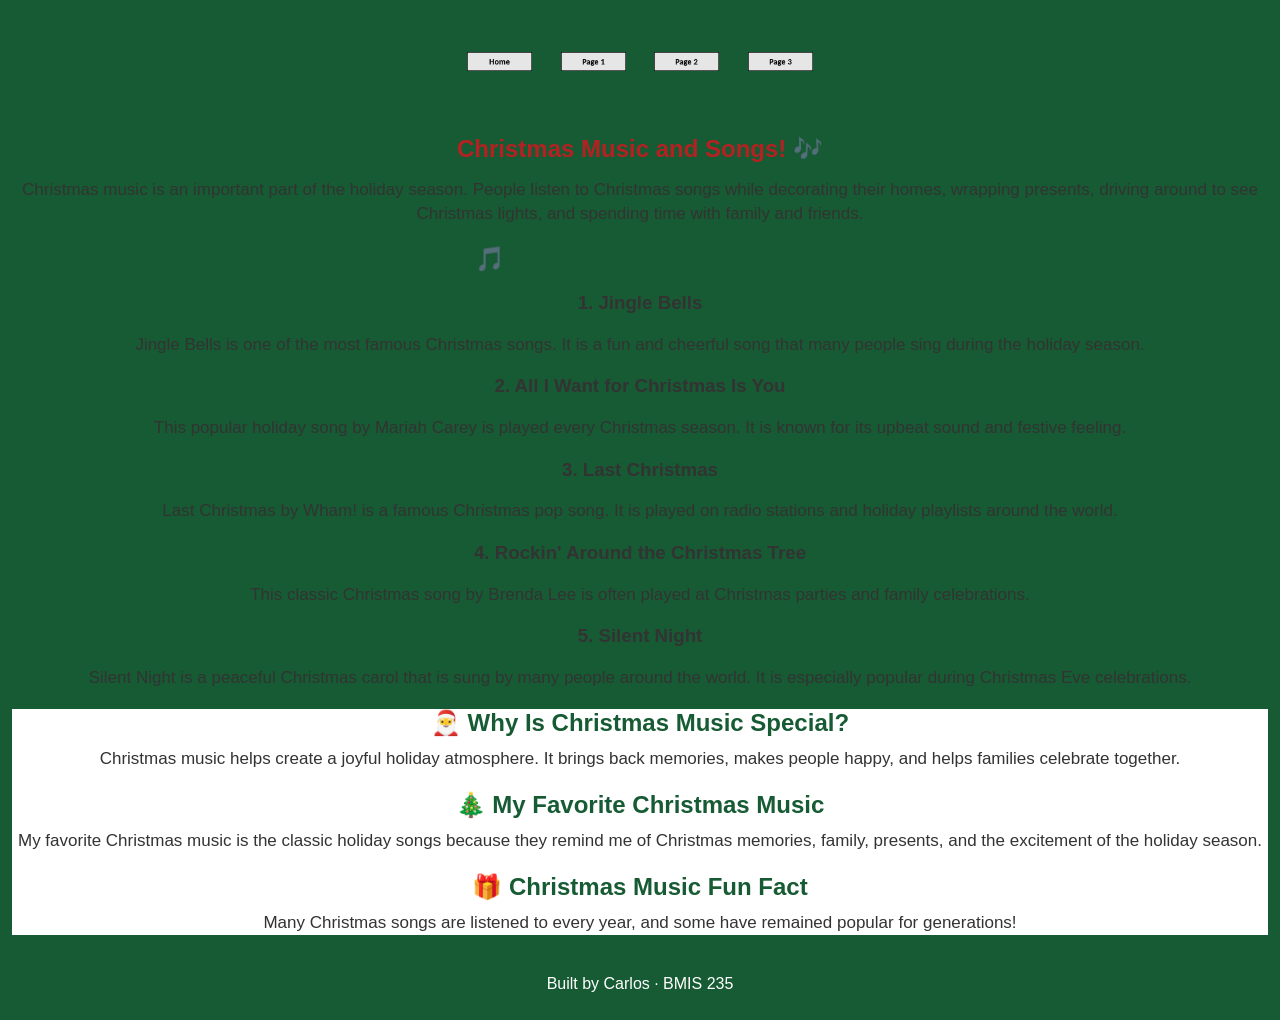
<file: page3.html>
<!DOCTYPE html>
<!--
  Author: Carlos
  GU username: cmurillopavon
  Course: BMIS 235 - HTML-3
-->
<html lang="en">

<head>
<meta charset="utf-8">
<meta name="author" content="YOUR NAME">
<title>Christmas Music</title>

<link rel="stylesheet" href="styles.css">
</head>

<body>

<!-- Navigation Menu -->
<nav>
<nav>
    <a href="index.html">
        <img src="img/home.png" alt="Home">
    </a>

    <a href="page1.html">
        <img src="img/page1.png" alt="Christmas Traditions">
    </a>

    <a href="page2.html">
        <img src="img/page2.png" alt="Christmas Foods">
    </a>

    <a href="page3.html">
        <img src="img/page3.png" alt="Christmas Music">
    </a>
</nav>
<!-- Main Content -->
<h1>Christmas Music and Songs! 🎶</h1>

<p>
Christmas music is an important part of the holiday season.
People listen to Christmas songs while decorating their homes,
wrapping presents, driving around to see Christmas lights,
and spending time with family and friends.
</p>

<h2>🎵 Popular Christmas Songs</h2>

<h3>1. Jingle Bells</h3>

<p>
Jingle Bells is one of the most famous Christmas songs.
It is a fun and cheerful song that many people sing during
the holiday season.
</p>

<h3>2. All I Want for Christmas Is You</h3>

<p>
This popular holiday song by Mariah Carey is played every
Christmas season. It is known for its upbeat sound and
festive feeling.
</p>

<h3>3. Last Christmas</h3>

<p>
Last Christmas by Wham! is a famous Christmas pop song.
It is played on radio stations and holiday playlists
around the world.
</p>

<h3>4. Rockin' Around the Christmas Tree</h3>

<p>
This classic Christmas song by Brenda Lee is often played
at Christmas parties and family celebrations.
</p>

<h3>5. Silent Night</h3>

<p>
Silent Night is a peaceful Christmas carol that is sung
by many people around the world. It is especially popular
during Christmas Eve celebrations.
</p>

<!-- Christmas Music Showcase -->
<div class="showcase">

<h2>🎅 Why Is Christmas Music Special?</h2>

<p>
Christmas music helps create a joyful holiday atmosphere.
It brings back memories, makes people happy, and helps
families celebrate together.
</p>

<h2>🎄 My Favorite Christmas Music</h2>

<p>
My favorite Christmas music is the classic holiday songs
because they remind me of Christmas memories, family,
presents, and the excitement of the holiday season.
</p>

<h2>🎁 Christmas Music Fun Fact</h2>

<p>
Many Christmas songs are listened to every year, and some
have remained popular for generations!
</p>

</div>

<!-- Footer -->
<footer>
Built by Carlos &middot; BMIS 235
</footer>

</body>
</html>
</file>
<file: styles.css>
/* GENERAL WEBSITE STYLE */
body {
    background-color: white;
    font-family: Arial, sans-serif;
    margin: 0;
    padding: 0;
    color: #333;
}

/* HEADER */
header {
    background-color: #b22222;
    color: white;
    text-align: center;
    padding: 25px;
}

h1 {
    color: #b22222;
    text-align: center;
    margin-bottom: 15px;
}

h2 {
    color: #165b33;
    margin-bottom: 10px;
}

/* NAVIGATION BAR */
nav {
    background-color: #165b33;
    padding: 12px;
    text-align: center;
}

nav a {
    display: inline-block;
    margin: 5px 12px;
}

nav img {
    width: 65px;
    height: 65px;
    object-fit: contain;
}

/* MAIN CONTENT */
main {
    max-width: 900px;
    margin: 15px auto;
    padding: 15px;
    background-color: white !important;
}

/* KEEP CONTENT BACKGROUNDS WHITE */
main *,
section,
article,
.content,
.container,
.showcase {
    background-color: white !important;
    background-image: none !important;
}

/* PARAGRAPHS */
p {
    font-size: 17px;
    line-height: 1.4;
    margin-top: 8px;
    margin-bottom: 12px;
    color: #333;
}

/* IMAGES */
img {
    max-width: 100%;
    height: auto;
}

/* LINKS */
a {
    color: #b22222;
}

a:hover {
    color: #165b33;
}

/* FOOTER */
footer {
    background-color: #165b33;
    color: white;
    text-align: center;
    padding: 15px;
    margin-top: 25px;
}

footer p {
    color: white;
    background-color: transparent !important;
}
</file>
